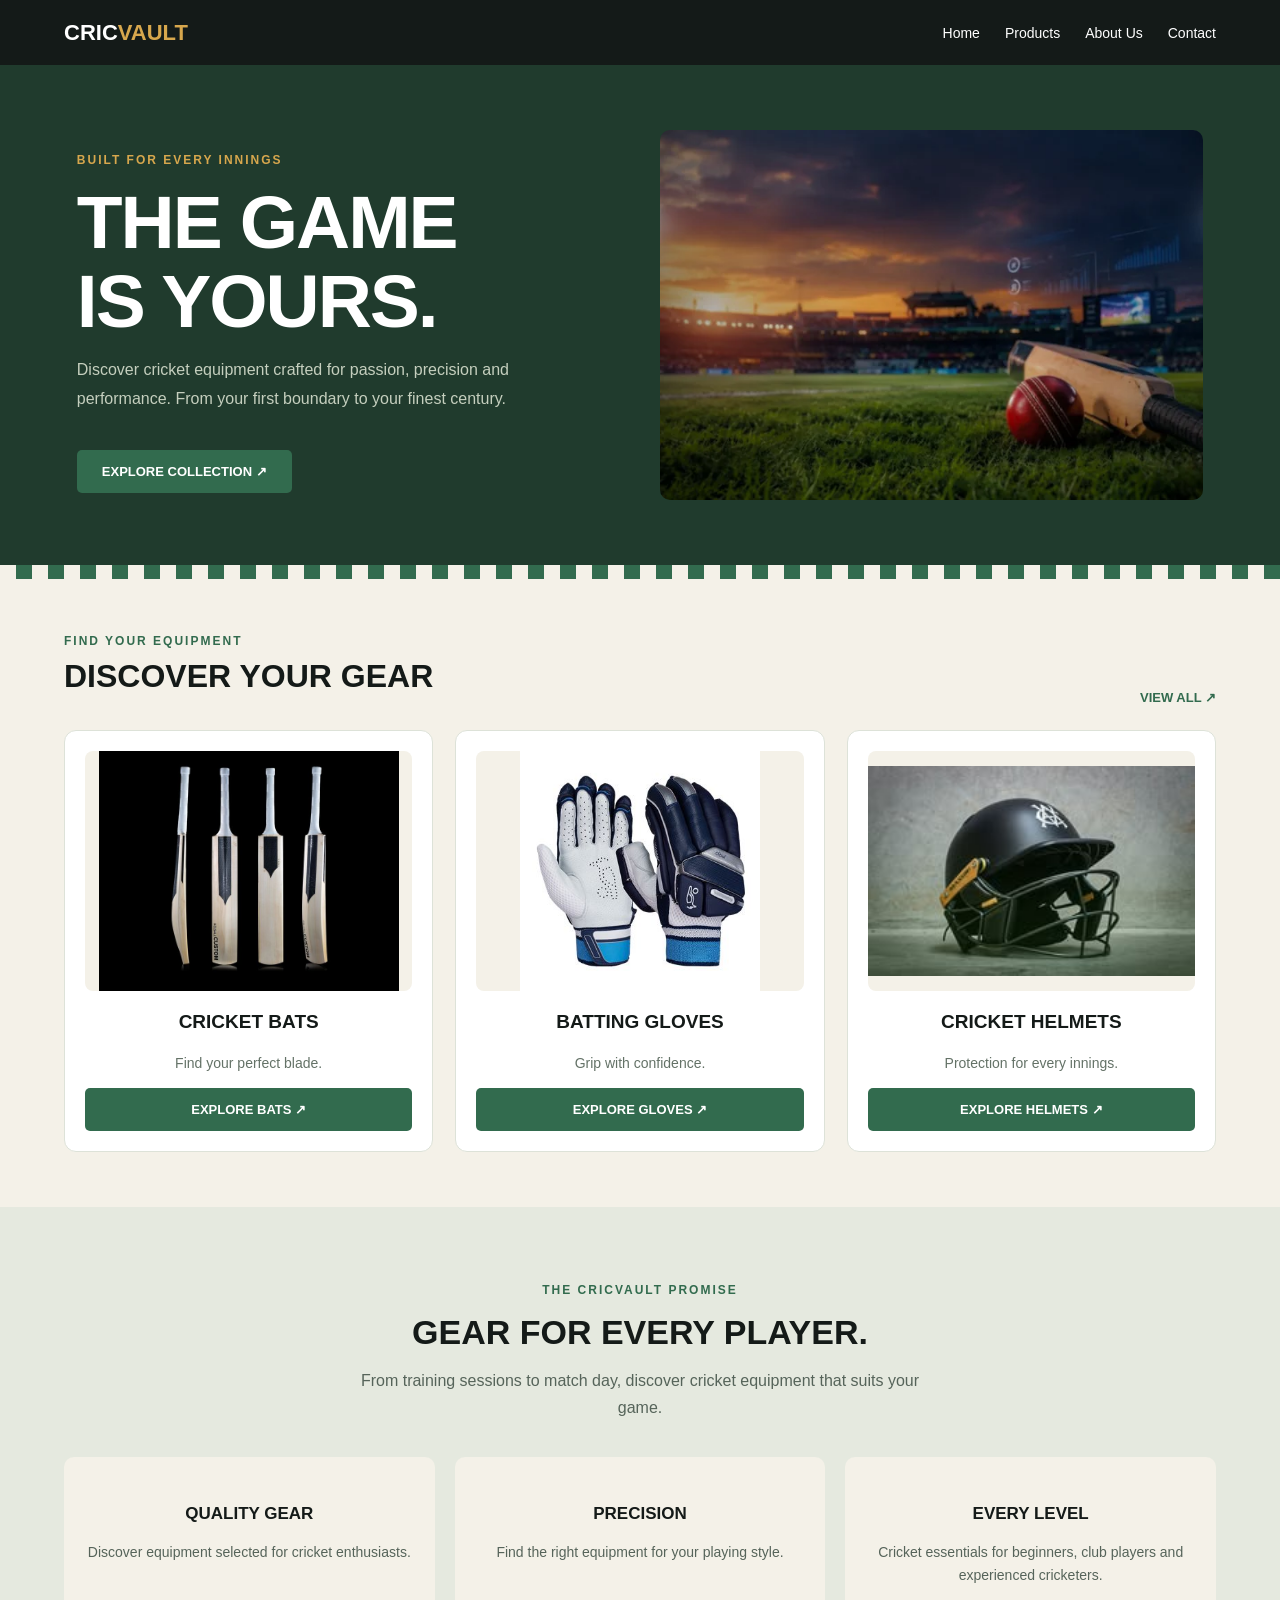
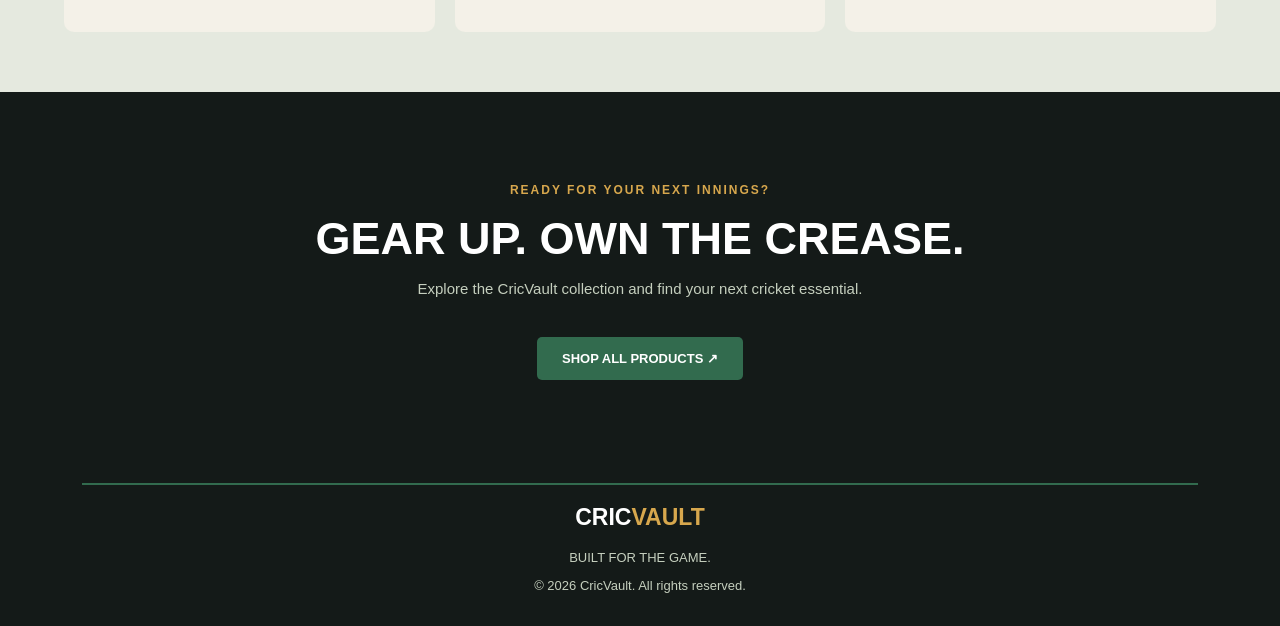
<file: index.html>
<html>

<head>

    <meta name="viewport"
          content="width=device-width, initial-scale=1.0">

    <title>CricVault</title>
    <link rel="stylesheet" href="index.css">
</head>

<body>

    <header>
        <h1>
            <a href="index.html">
                CRIC<span>VAULT</span>
            </a>
        </h1>

        <p>
            <a href="index.html">Home</a>
            <a href="products.html">Products</a>
            <a href="about_us.html">About Us</a>
            <a href="contact_us.html">Contact</a>
        </p>
    </header>

    <!-- HERO SECTION -->

    <section id="hero">

        <div class="hero-text">
            <h4>BUILT FOR EVERY INNINGS</h4>

            <h1>THE GAME<br>IS YOURS.</h1>

            <p>
                Discover cricket equipment crafted
                for passion, precision and performance.
                From your first boundary to your finest century.
            </p>

            <a href="products.html" class="btn">
                EXPLORE COLLECTION ↗
            </a>
        </div>

        <div class="hero-image">
            <img src="bg1.png"
                 alt="Premium cricket equipment">
        </div>

    </section>

    <!-- CHECKERBOARD STRIP -->

    <div class="checker"></div>

    <!-- SHOP BY CATEGORY -->

    <section class="categories">

        <div class="section-heading">
            <div>
                <h4>FIND YOUR EQUIPMENT</h4>
                <h2>DISCOVER YOUR GEAR</h2>
            </div>

            <a href="products.html">VIEW ALL ↗</a>
        </div>

        <div class="Products">

            <div class="product-card">
                <img src="bat1.png"
                     alt="Cricket Bats">

                <h3>CRICKET BATS</h3>

                <p>
                    Find your perfect blade.
                </p>

                <a href="products.html" class="btn">
                    EXPLORE BATS ↗
                </a>
            </div>

            <div class="product-card">
                <img src="gloves.jpg"
                     alt="Batting Gloves">

                <h3>BATTING GLOVES</h3>

                <p>
                    Grip with confidence.
                </p>

                <a href="products.html" class="btn">
                    EXPLORE GLOVES ↗
                </a>
            </div>

            <div class="product-card">
                <img src="helmet1.png"
                     alt="Cricket Helmets">

                <h3>CRICKET HELMETS</h3>

                <p>
                    Protection for every innings.
                </p>

                <a href="products.html" class="btn">
                    EXPLORE HELMETS ↗
                </a>
            </div>

        </div>

    </section>

    <!-- WHY CRICVAULT -->

    <section class="why-us">

        <h4>THE CRICVAULT PROMISE</h4>

        <h2>GEAR FOR EVERY PLAYER.</h2>

        <p>
            From training sessions to match day,
            discover cricket equipment that suits your game.
        </p>

        <div class="features">

            <div class="feature-card">
                <h3>QUALITY GEAR</h3>
                <p>
                    Discover equipment selected
                    for cricket enthusiasts.
                </p>
            </div>

            <div class="feature-card">
                <h3>PRECISION</h3>
                <p>
                    Find the right equipment
                    for your playing style.
                </p>
            </div>

            <div class="feature-card">
                <h3>EVERY LEVEL</h3>
                <p>
                    Cricket essentials for beginners,
                    club players and experienced cricketers.
                </p>
            </div>

        </div>

    </section>

    <!-- SHOP NOW SECTION -->

    <section class="shop-now">

        <h4>READY FOR YOUR NEXT INNINGS?</h4>

        <h2>GEAR UP. OWN THE CREASE.</h2>

        <p>
            Explore the CricVault collection and
            find your next cricket essential.
        </p>

        <a href="products.html" class="btn">
            SHOP ALL PRODUCTS ↗
        </a>

    </section>

    <!-- FOOTER -->

    <footer>
        <hr>

        <h2>CRIC<span>VAULT</span></h2>

        <p>BUILT FOR THE GAME.</p>

        <p>
            © 2026 CricVault. All rights reserved.
        </p>
    </footer>

</body>
</html>
</file>
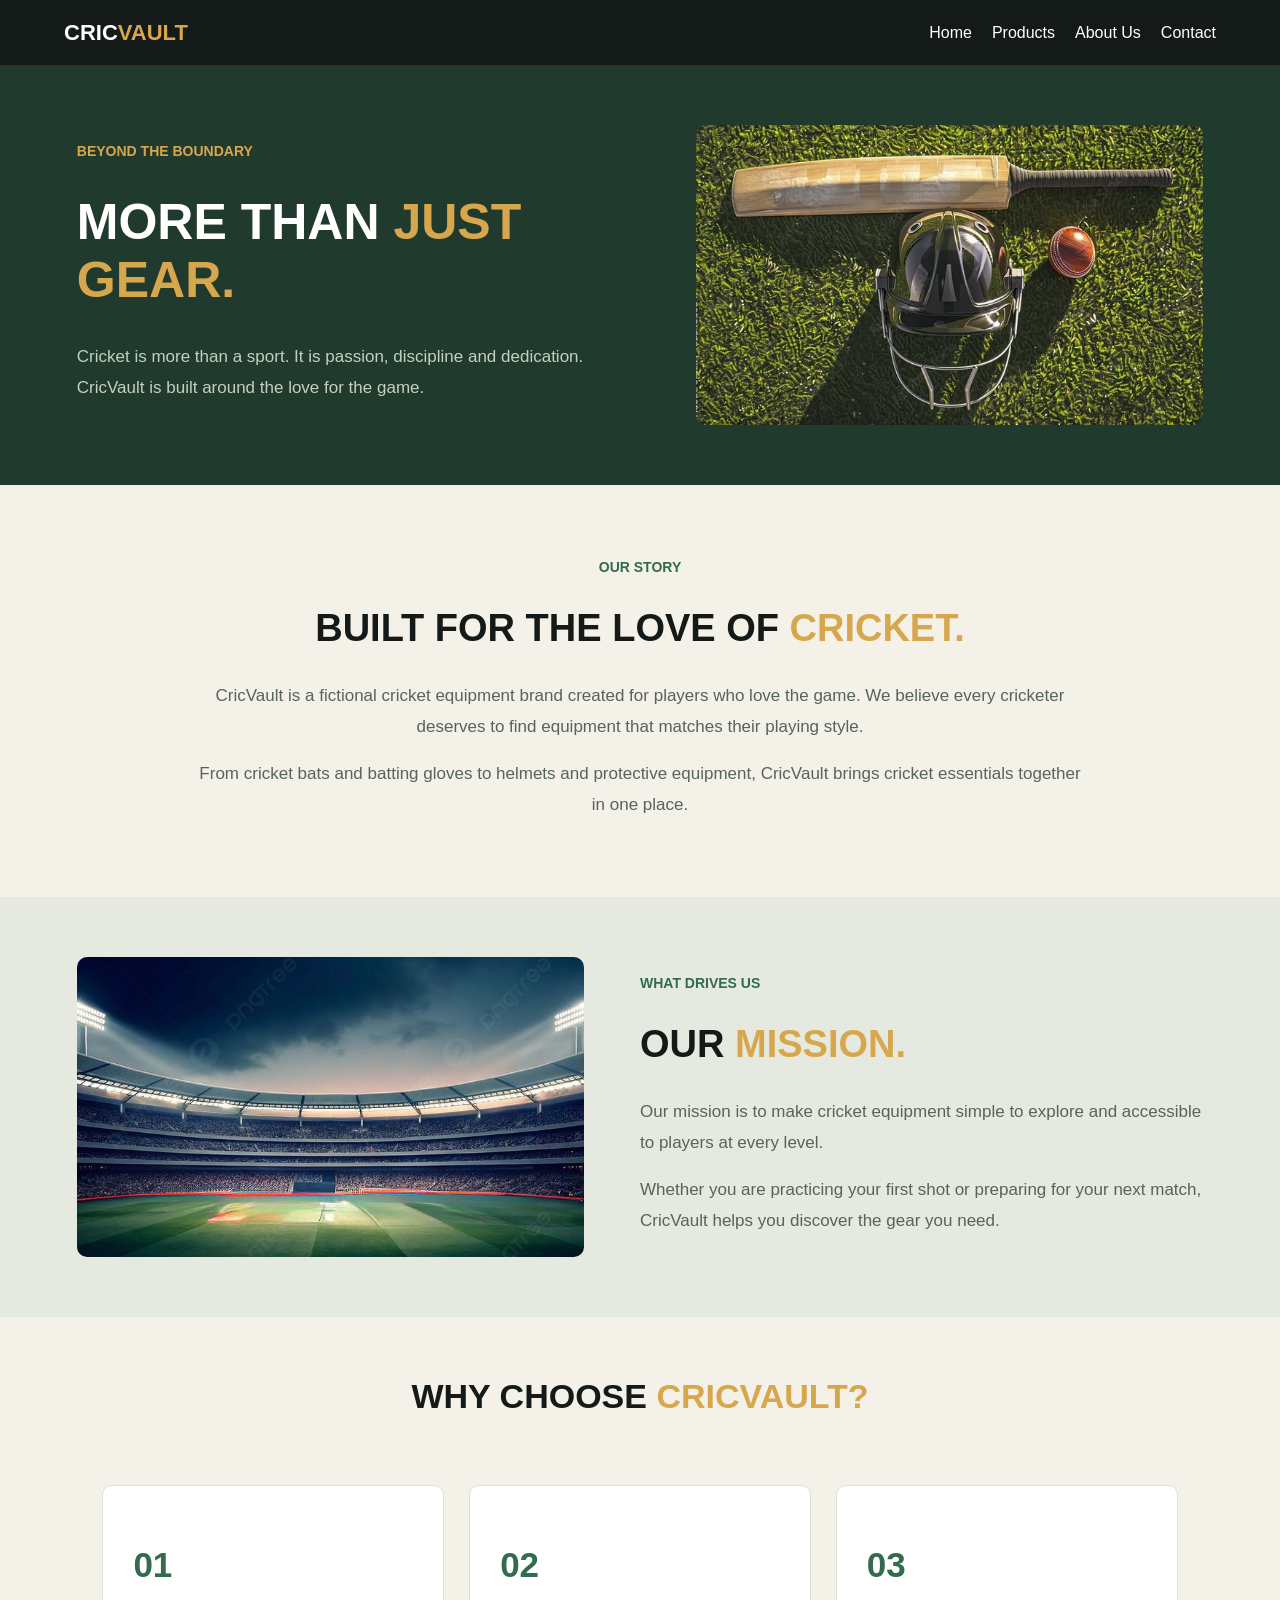
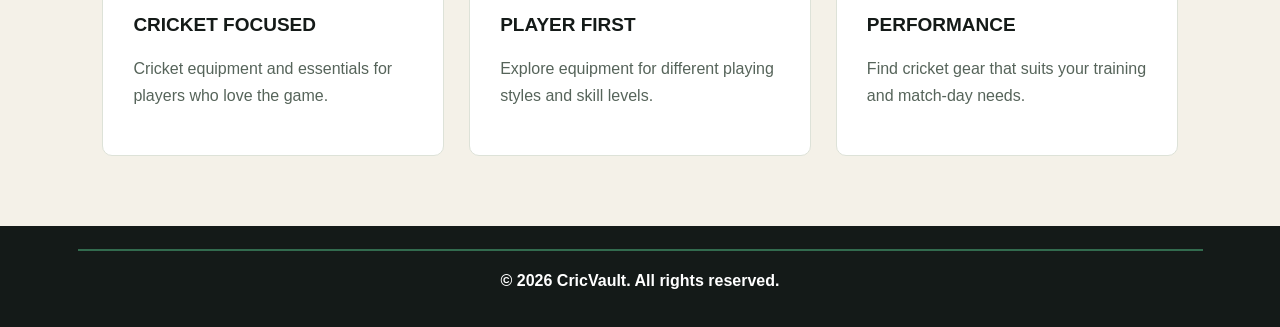
<file: about_us.html>
<html>
    <head>
        <title>About Us </title>
        <meta name="viewport" content="width=device-width, initial-scale=1.0">
        <link rel="stylesheet" href="about.css">
    </head>

    <body>

        <header>
            <h1><a href="index.html">CRIC<span>VAULT</span></a></h1>

            <p>
                <a href="index.html">Home</a>
                <a href="products.html">Products</a>
                <a href="about_us.html">About Us</a>
                <a href="contact_us.html">Contact</a>
            </p>
        </header>

        <div id="hero">

            <div id="hero-text">
                <h3>BEYOND THE BOUNDARY</h3>
                <h1>MORE THAN <span>JUST GEAR.</span></h1>

                <p>
                    Cricket is more than a sport.
                    It is passion, discipline and dedication.
                    CricVault is built around the love for the game.
                </p>
            </div>

            <img src="about3.png" alt="Cricket">

        </div>

        <div class="about-text">

            <h3>OUR STORY</h3>
            <h2>BUILT FOR THE LOVE OF <span>CRICKET.</span></h2>

            <p>
                CricVault is a fictional cricket equipment brand
                created for players who love the game.
                We believe every cricketer deserves to find
                equipment that matches their playing style.
            </p>

            <p>
                From cricket bats and batting gloves to helmets
                and protective equipment, CricVault brings
                cricket essentials together in one place.
            </p>

        </div>

        <div id="mission">

            <img src="about4.png" alt="Cricket Equipment">

            <div id="mission-text">
                <h3>WHAT DRIVES US</h3>
                <h2>OUR <span>MISSION.</span></h2>

                <p>
                    Our mission is to make cricket equipment
                    simple to explore and accessible to
                    players at every level.
                </p>

                <p>
                    Whether you are practicing your first shot
                    or preparing for your next match,
                    CricVault helps you discover the gear
                    you need.
                </p>
            </div>

        </div>

        <h2 id="h">WHY CHOOSE <span>CRICVAULT?</span></h2>

        <div class="choose">

            <div class="feature">
                <h2>01</h2>
                <h3>CRICKET FOCUSED</h3>
                <p>
                    Cricket equipment and essentials
                    for players who love the game.
                </p>
            </div>

            <div class="feature">
                <h2>02</h2>
                <h3>PLAYER FIRST</h3>
                <p>
                    Explore equipment for different
                    playing styles and skill levels.
                </p>
            </div>

            <div class="feature">
                <h2>03</h2>
                <h3>PERFORMANCE</h3>
                <p>
                    Find cricket gear that suits
                    your training and match-day needs.
                </p>
            </div>

        </div>

        <footer>
            <hr>
            <h4>© 2026 CricVault. All rights reserved.</h4>
        </footer>

    </body>
</html>
</file>
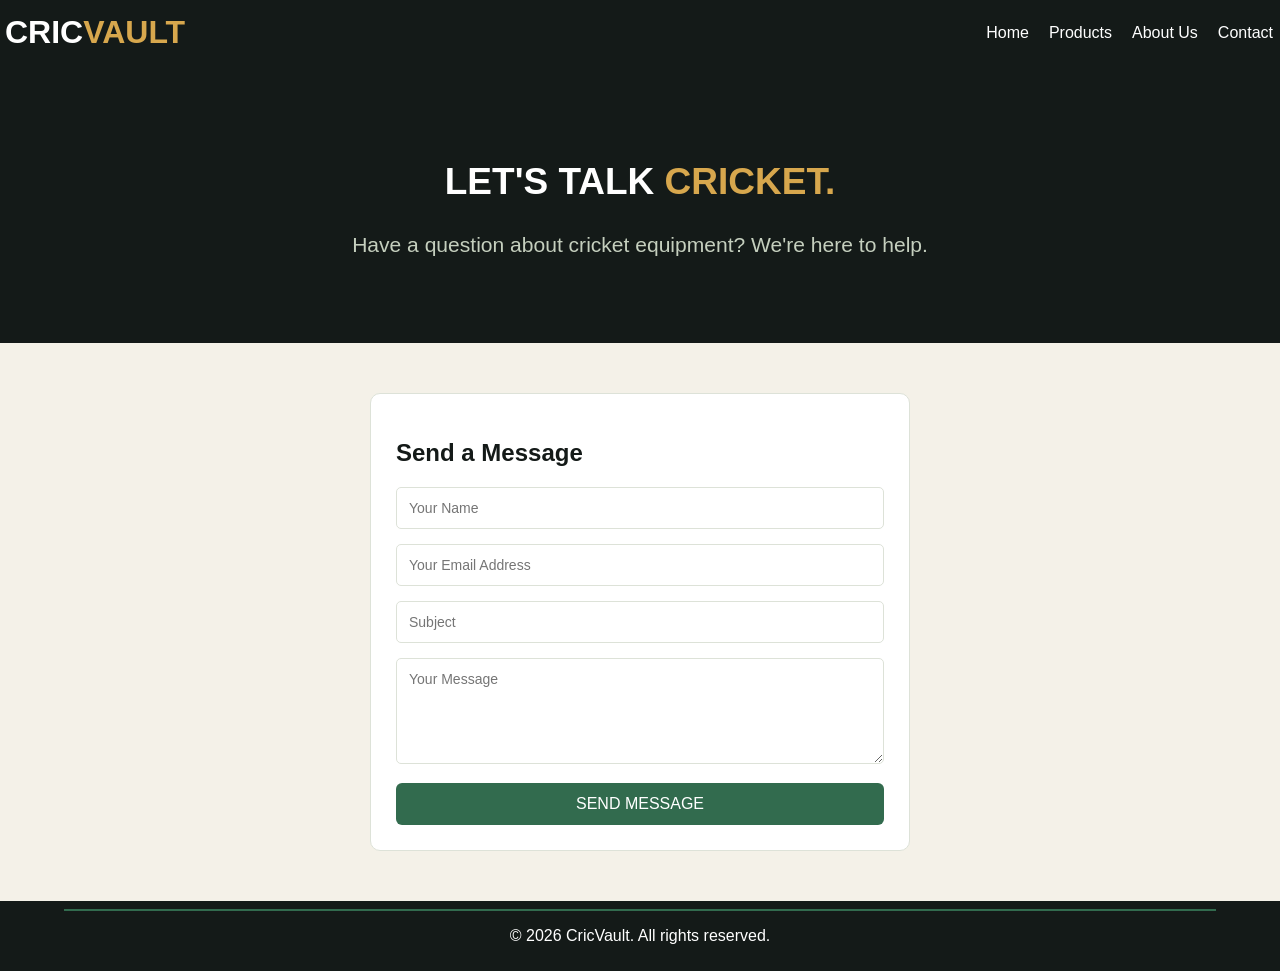
<file: contact_us.html>
<!DOCTYPE html>
<html lang="en">

<head>
    <meta charset="UTF-8">
    <title>Contact Us </title>
    <meta name="viewport"
          content="width=device-width, initial-scale=1.0">
    <link rel="stylesheet" href="contact_us.css">
</head>

<body>

    <header>
        <h1>
            <a href="index.html">
                CRIC<span>VAULT</span>
            </a>
        </h1>

        <p>
            <a href="index.html">Home</a>
            <a href="products.html">Products</a>
            <a href="about_us.html">About Us</a>
            <a href="contact_us.html">Contact</a>
        </p>
    </header>

    <div id="hero">
        <h2>LET'S TALK <span>CRICKET.</span></h2>
        <h3>
            Have a question about cricket equipment?
            We're here to help.
        </h3>
    </div>

    <div class="contact-container">


        <div id="form">

            <h2>Send a Message</h2>

            <form id="contactForm">

                <input
                    type="text"
                    name="name"
                    placeholder="Your Name"
                    required
                >

                <input
                    type="email"
                    name="email"
                    placeholder="Your Email Address"
                    required
                >

                <input
                    type="text"
                    name="subject"
                    placeholder="Subject"
                    required
                >

                <textarea
                    name="message"
                    placeholder="Your Message"
                    rows="5"
                    required
                ></textarea>

                <button type="submit">
                    SEND MESSAGE
                </button>

            </form>

        </div>

    </div>

    <footer>
        <hr>
        <p>© 2026 CricVault. All rights reserved.</p>
    </footer>


</body>
</html>
</file>
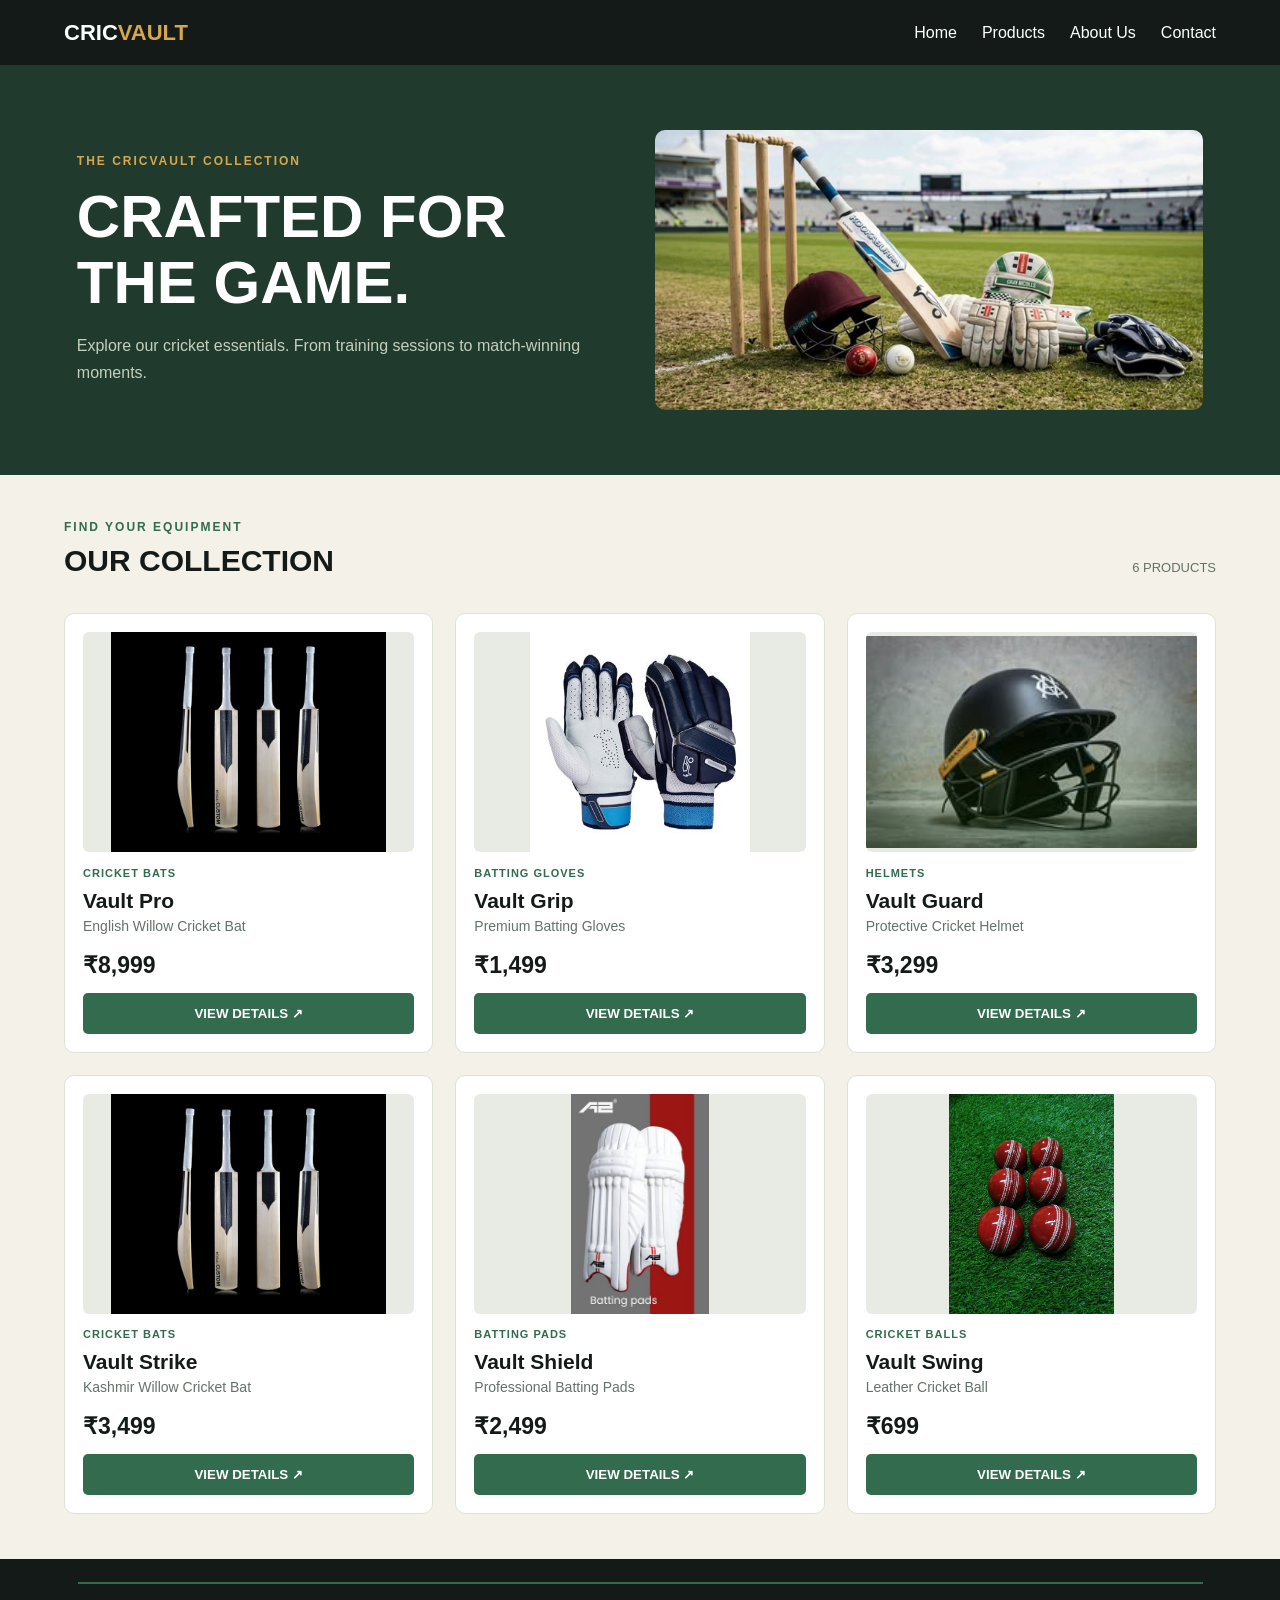
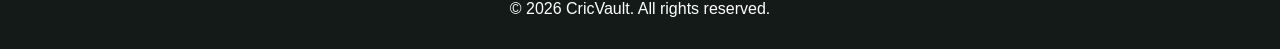
<file: products.html>
<html >
<head>

    <title>Products</title>
    <meta name="viewport"
          content="width=device-width, initial-scale=1.0">
    <link rel="stylesheet" href="products.css">
</head>

<body>

<header>
    <h1>
        <a href="index.html">CRIC<span>VAULT</span></a>
    </h1>

    <p>
        <a href="index.html">Home</a>
        <a href="products.html">Products</a>
        <a href="about_us.html">About Us</a>
        <a href="contact_us.html">Contact</a>
    </p>
</header>

<section id="hero">
    <div>
        <h4>THE CRICVAULT COLLECTION</h4>
        <h2>CRAFTED FOR THE GAME.</h2>
        <p>
            Explore our cricket essentials.
            From training sessions to match-winning moments.
        </p>
    </div>

    <img src="about2.png"
         alt="Cricket equipment collection">
</section>

<section class="collection">

    <div class="collection-heading">
        <div>
            <h4>FIND YOUR EQUIPMENT</h4>
            <h2>OUR COLLECTION</h2>
        </div>
        <p>6 PRODUCTS</p>
    </div>

    <div class="Products">

        <div class="product-card">
            <img src="bat1.png" alt="English Willow Bat">
            <h4>CRICKET BATS</h4>
            <h3>Vault Pro</h3>
            <p>English Willow Cricket Bat</p>
            <h2>₹8,999</h2>
            <button>VIEW DETAILS ↗</button>
        </div>

        <div class="product-card">
            <img src="gloves.jpg" alt="Batting Gloves">
            <h4>BATTING GLOVES</h4>
            <h3>Vault Grip</h3>
            <p>Premium Batting Gloves</p>
            <h2>₹1,499</h2>
            <button>VIEW DETAILS ↗</button>
        </div>

        <div class="product-card">
            <img src="helmet1.png" alt="Cricket Helmet">
            <h4>HELMETS</h4>
            <h3>Vault Guard</h3>
            <p>Protective Cricket Helmet</p>
            <h2>₹3,299</h2>
            <button>VIEW DETAILS ↗</button>
        </div>

        <div class="product-card">
            <img src="bat1.png" alt="Kashmir Willow Bat">
            <h4>CRICKET BATS</h4>
            <h3>Vault Strike</h3>
            <p>Kashmir Willow Cricket Bat</p>
            <h2>₹3,499</h2>
            <button>VIEW DETAILS ↗</button>
        </div>

        <div class="product-card">
            <img src="pads.jpg" alt="Batting Pads">
            <h4>BATTING PADS</h4>
            <h3>Vault Shield</h3>
            <p>Professional Batting Pads</p>
            <h2>₹2,499</h2>
            <button>VIEW DETAILS ↗</button>
        </div>

        <div class="product-card">
            <img src="ball.jpg" alt="Cricket Ball">
            <h4>CRICKET BALLS</h4>
            <h3>Vault Swing</h3>
            <p>Leather Cricket Ball</p>
            <h2>₹699</h2>
            <button>VIEW DETAILS ↗</button>
        </div>

    </div>
</section>

<footer>
    <hr>
    <p>© 2026 CricVault. All rights reserved.</p>
</footer>

</body>
</html>
</file>
<file: index.css>
* {
    box-sizing: border-box;
}

html {
    scroll-behavior: smooth;
}

body {
    margin: 0;
    padding: 0;
    min-height: 100vh;
    display: flex;
    flex-direction: column;
    font-family: Arial, Helvetica, sans-serif;
    background-color: #F4F1E8;
    color: #141A18;
}

/* HEADER */

header {
    background-color: #141A18;
    height: 65px;
    padding: 0 5%;

    display: flex;
    justify-content: space-between;
    align-items: center;

    position: sticky;
    top: 0;
    z-index: 100;
}

header h1 {
    font-size: 22px;
    font-weight: 800;
}

header a {
    color: white;
    text-decoration: none;
}

header span,
footer span {
    color: #D7A74D;
}

header p {
    display: flex;
    gap: 25px;
}

header p a {
    font-size: 14px;
}

header p a:hover {
    color: #D7A74D;
}

/* HERO */

#hero {
    background-color: #203B2D;
    color: white;

    display: grid;
    grid-template-columns: 1fr 1fr;
    align-items: center;
    gap: 40px;

    padding: 65px 6%;
    min-height: 500px;
}

.hero-text h4 {
    color: #D7A74D;
    font-size: 12px;
    letter-spacing: 2px;
}

.hero-text h1 {
    font-size: clamp(42px, 6vw, 75px);
    font-weight: 900;
    line-height: 1.05;
    margin: 15px 0;
    letter-spacing: -2px;
}

.hero-text p {
    color: #C5CFBE;
    font-size: 16px;
    line-height: 1.8;
    max-width: 450px;
}

.hero-image {
    width: 100%;
}

.hero-image img {
    width: 100%;
    height: 370px;
    object-fit: cover;
    border-radius: 10px;
    display: block;
}

/* BUTTONS */

.btn {
    display: inline-block;
    background-color: #326B4E;
    color: white;

    padding: 14px 25px;
    border-radius: 5px;

    font-size: 13px;
    font-weight: bold;
    text-decoration: none;

    margin-top: 20px;
    transition: 0.3s ease;
}

.btn:hover {
    background-color: #24543B;
    transform: translateY(-2px);
}

/* CHECKERBOARD */

.checker {
    height: 14px;

    background: conic-gradient(
        #326B4E 25%,
        #F4F1E8 0 50%,
        #326B4E 0 75%,
        #F4F1E8 0
    ) 0 0 / 32px 28px;
}

/* CATEGORY SECTION */

.categories {
    padding: 55px 5%;
}

.section-heading {
    display: flex;
    justify-content: space-between;
    align-items: end;
    gap: 15px;
    margin-bottom: 25px;
}

.section-heading h4 {
    color: #326B4E;
    font-size: 12px;
    letter-spacing: 2px;
    margin: 0;
}

.section-heading h2 {
    font-size: 32px;
    margin: 10px 0;
}

.section-heading a {
    color: #326B4E;
    text-decoration: none;
    font-weight: bold;
    font-size: 13px;
}

/* PRODUCT CARDS */

.Products {
    display: grid;
    grid-template-columns: repeat(3, 1fr);
    gap: 22px;
}

.product-card {
    background-color: white;
    border: 1px solid #DDE2D8;
    border-radius: 12px;

    padding: 20px;
    text-align: center;

    display: flex;
    flex-direction: column;
    align-items: center;

    transition: 0.3s ease;
}

.product-card:hover {
    transform: translateY(-5px);
    box-shadow: 0 10px 25px rgba(20, 26, 24, 0.12);
}

.product-card img {
    width: 100%;
    height: 240px;
    object-fit: contain;

    background-color: #F4F1E8;
    border-radius: 8px;
}

.product-card h3 {
    color: #141A18;
    font-size: 19px;
    margin: 20px 0 5px;
}

.product-card p {
    color: #647267;
    font-size: 14px;
    line-height: 1.6;
}

.product-card .btn {
    margin-top: auto;
    width: 100%;
}

/* WHY CRICVAULT */

.why-us {
    background-color: #E5E9DF;
    padding: 60px 5%;
    text-align: center;
}

.why-us h4 {
    color: #326B4E;
    font-size: 12px;
    letter-spacing: 2px;
}

.why-us h2 {
    font-size: 34px;
    margin: 15px 0;
}

.why-us > p {
    color: #56645A;
    max-width: 600px;
    margin: 0 auto 35px;
    line-height: 1.7;
}

.features {
    display: grid;
    grid-template-columns: repeat(3, 1fr);
    gap: 20px;
}

.feature-card {
    background-color: #F4F1E8;
    padding: 30px 20px;
    border-radius: 10px;
}

.feature-card h3 {
    font-size: 17px;
    color: #141A18;
}

.feature-card p {
    color: #56645A;
    font-size: 14px;
    line-height: 1.7;
}

/* SHOP NOW */

.shop-now {
    background-color: #141A18;
    color: white;
    text-align: center;
    padding: 75px 20px;
}

.shop-now h4 {
    color: #D7A74D;
    font-size: 12px;
    letter-spacing: 2px;
}

.shop-now h2 {
    font-size: clamp(28px, 4vw, 45px);
    margin: 15px 0;
}

.shop-now p {
    color: #C5CFBE;
    font-size: 15px;
}

.shop-now .btn {
    margin-top: 25px;
}

/* FOOTER */

footer {
    background-color: #141A18;
    color: white;
    text-align: center;
    padding: 20px;
    margin-top: auto;
}

footer hr {
    border: none;
    background-color: #326B4E;
    height: 2px;
    width: 90%;
}

footer h2 {
    font-size: 23px;
}

footer p {
    color: #C5CFBE;
    font-size: 13px;
}

/* TABLET */

@media (max-width: 768px) {

    header {
        height: auto;
        flex-direction: column;
        padding: 12px;
    }

    header h1 {
        font-size: 25px;
        margin: 10px 0;
    }

    header p {
        flex-wrap: wrap;
        justify-content: center;
        gap: 15px;
    }

    #hero {
        grid-template-columns: 1fr;
        padding: 45px 5%;
        gap: 25px;
    }

    .hero-text h1 {
        font-size: 45px;
    }

    .hero-image img {
        height: 300px;
    }

    .Products {
        grid-template-columns: repeat(2, 1fr);
    }

    .features {
        grid-template-columns: 1fr;
    }
}

/* MOBILE */

@media (max-width: 480px) {

    .hero-text h1 {
        font-size: 38px;
    }

    .hero-image img {
        height: 220px;
    }

    .Products {
        grid-template-columns: 1fr;
    }

    .section-heading h2 {
        font-size: 24px;
    }

    .why-us h2 {
        font-size: 27px;
    }

    .categories {
        padding: 35px 5%;
    }
}
</file>
<file: about.css>
body {

    color: #141A18;
    background-color: #F4F1E8;
    margin: 0;
    padding: 0;
    display: flex;
    flex-direction: column;
    min-height: 100vh;
    font-family: Arial, sans-serif;

}

header {

    padding-right: 5%;
    padding-left: 5%;
    margin: 0;
    position: sticky;
    background-color: #141A18;
    top: 0;
    z-index: 100;

    display: flex;
    justify-content: space-between;
    align-items: center;
    height: 65px;

}

header h1 {

    font-size: 22px;

}

header a {

    color: white;
    text-decoration: none;

}

header p {

    display: flex;
    gap: 20px;

}

span {

    color: #D7A74D;

}

/* HERO */

#hero {

    display: flex;
    justify-content: space-between;
    align-items: center;
    gap: 40px;

    background-color: #203B2D;
    color: white;
    padding: 60px 6%;

}

#hero-text {

    width: 50%;

}

#hero-text h3 {

    color: #D7A74D;
    font-size: 14px;

}

#hero-text h1 {

    font-size: 50px;

}

#hero-text p {

    font-size: 17px;
    line-height: 1.8;
    color: #C5CFBE;

}

#hero img {

    width: 45%;
    height: 300px;
    object-fit: cover;
    border-radius: 10px;

}

/* ABOUT TEXT */

.about-text {

    text-align: center;
    padding: 60px 15%;

}

.about-text h3 {

    color: #326B4E;
    font-size: 14px;

}

.about-text h2 {

    font-size: 38px;

}

.about-text p {

    color: #56645A;
    font-size: 17px;
    line-height: 1.8;

}

/* MISSION */

#mission {

    display: flex;
    justify-content: space-between;
    align-items: center;
    gap: 40px;

    background-color: #E5E9DF;
    padding: 60px 6%;

}

#mission img {

    width: 45%;
    height: 300px;
    object-fit: cover;
    border-radius: 10px;

}

#mission-text {

    width: 50%;

}

#mission-text h3 {

    color: #326B4E;
    font-size: 14px;

}

#mission-text h2 {

    font-size: 38px;

}

#mission-text p {

    font-size: 17px;
    line-height: 1.8;
    color: #56645A;

}

/* WHY CHOOSE US */

#h {

    text-align: center;
    font-size: 34px;
    margin-top: 60px;

}

.choose {

    display: grid;
    grid-template-columns: repeat(3, 1fr);
    gap: 25px;
    padding: 40px 8% 70px;

}

.feature {

    background-color: white;
    border: 1px solid #DDE2D8;
    border-radius: 10px;
    padding: 30px;

}

.feature h2 {

    color: #326B4E;
    font-size: 35px;

}

.feature h3 {

    font-size: 19px;

}

.feature p {

    color: #56645A;
    line-height: 1.7;

}

/* FOOTER */

footer {

    text-align: center;
    color: white;
    background-color: #141A18;
    padding: 15px;
    margin-top: auto;

}

footer hr {

    border: none;
    background-color: #326B4E;
    height: 2px;
    width: 90%;

}

/* TABLET */

@media (max-width: 768px) {

    #hero {

        flex-direction: column;
        text-align: center;

    }

    #hero-text {

        width: 100%;

    }

    #hero img {

        width: 100%;
        height: 250px;

    }

    #mission {

        flex-direction: column;

    }

    #mission img {

        width: 100%;
        height: 250px;

    }

    #mission-text {

        width: 100%;

    }

    .choose {

        grid-template-columns: 1fr;
        gap: 20px;

    }

    .about-text {

        padding: 40px 8%;

    }

}

/* MOBILE */

@media (max-width: 480px) {

    header {

        height: auto;
        flex-direction: column;
        padding: 10px;

    }

    header p {

        flex-wrap: wrap;
        justify-content: center;
        gap: 12px;

    }

    #hero {

        padding: 35px 5%;

    }

    #hero-text h1 {

        font-size: 35px;

    }

    #hero img {

        height: 200px;

    }

    .about-text h2 {

        font-size: 28px;

    }

    #mission {

        padding: 35px 5%;

    }

    #mission-text h2 {

        font-size: 30px;

    }

    #h {

        font-size: 27px;

    }

    .choose {

        padding: 20px;

    }

}

html {

    scroll-behavior: smooth;

}
</file>
<file: contact_us.css>
header {
    padding-right: 7px;
    padding-left: 5px;

    margin: 0;
    position: sticky;
    background-color: #141A18;
    top: 0;
    z-index: 100;

    display: flex;
    justify-content: space-between;
    align-items: center;

    height: 65px;
}

header h1 {
    color: white;
}

header a {
    gap: 35px;
    color: white;
    text-decoration: none;
}

header p {
    display: flex;
    gap: 20px;
}

body {
    background-color: #F4F1E8;
    color: #141A18;
    margin: 0;
    padding: 0;

    display: flex;
    flex-direction: column;
    min-height: 100vh;

    font-family: Arial, Helvetica, sans-serif;
}

footer {
    margin-top: auto;
    text-align: center;
    padding-bottom: 10px;
    color: white;
    background-color: #141A18;
}

.contact-container {
    display: flex;
    justify-content: space-evenly;
    gap: 25px;
    padding: 50px 30px;
}

#form, #contacts {
    width: 40%;
    padding: 25px;
    background-color: white;
    color: #141A18;

    border: 1px solid #DDE2D8;
    border-radius: 10px;
}

#form input,
#form textarea {
    width: 100%;
    padding: 12px;
    margin-bottom: 15px;
    box-sizing: border-box;

    border: 1px solid #DDE2D8;
    border-radius: 5px;
    font-size: 14px;
    font-family: Arial, sans-serif;
}

#form textarea {
    resize: vertical;
}

#hero {
    text-align: center;
    margin-top: 0;
    padding: 65px 20px;
    font-size: large;
    background-color: #141A18;
    color: white;
}

#hero h3 {
    color: #C5CFBE;
    font-weight: normal;
}

#form button {
    background-color: #326B4E;
    color: white;
    padding: 12px 25px;
    border: none;
    border-radius: 6px;

    width: 100%;
    height: auto;
    font-size: 16px;
    cursor: pointer;
}

#form button:hover {
    background-color: #24543B;
}

footer hr {
    border: none;
    background-color: #326B4E;
    height: 2px;
    width: 90%;
}

#hero h2 {
    font-size: 37px;
}

#heading {
    font-size: 30px;
    color: #326B4E;
}

.contact-container h2 {
    color: #141A18;
}

#head {
    color: #326B4E;
    font-weight: bold;
}

span {
    color: #D7A74D;
}

@media (max-width: 768px) {

    header {
        flex-direction: column;
        justify-content: center;
        height: auto;
        padding: 12px;
        box-sizing: border-box;
    }

    header h1 {
        font-size: 25px;
    }

    header p {
        justify-content: center;
        flex-wrap: wrap;
        gap: 15px;
    }

    .contact-container {
        flex-direction: column;
        align-items: center;
        padding: 20px 15px;
        gap: 20px;
    }

    #form, #contacts {
        width: 100%;
        box-sizing: border-box;
    }

    #hero {
        padding: 45px 15px;
    }
}

html {
    scroll-behavior: smooth;
}
</file>
<file: products.css>
* {
    box-sizing: border-box;
}

html {
    scroll-behavior: smooth;
}

body {
    margin: 0;
    min-height: 100vh;
    display: flex;
    flex-direction: column;
    font-family: Arial, sans-serif;
    background-color: #F4F1E8;
    color: #141A18;
}

header {
    background: #141A18;
    height: 65px;
    padding: 0 5%;
    position: sticky;
    top: 0;
    z-index: 100;
    display: flex;
    justify-content: space-between;
    align-items: center;
}

header h1 {
    font-size: 22px;
}

header a {
    color: white;
    text-decoration: none;
}

header span {
    color: #D7A74D;
}

header p {
    display: flex;
    gap: 25px;
}

#hero {
    display: grid;
    grid-template-columns: 1fr 1fr;
    align-items: center;
    gap: 30px;
    padding: 65px 6%;
    background: #203B2D;
    color: white;
}

#hero h4,
.collection-heading h4 {
    color: #D7A74D;
    font-size: 12px;
    letter-spacing: 2px;
}

#hero h2 {
    font-size: clamp(35px, 5vw, 60px);
    line-height: 1.1;
    margin: 15px 0;
}

#hero p {
    line-height: 1.7;
    color: #C5CFBE;
}

#hero img {
    width: 100%;
    height: 280px;
    object-fit: cover;
    border-radius: 10px;
}

.collection {
    padding: 45px 5%;
}

.collection-heading {
    display: flex;
    align-items: end;
    justify-content: space-between;
    margin-bottom: 25px;
}

.collection-heading h4 {
    color: #326B4E;
    margin: 0;
}

.collection-heading h2 {
    font-size: 30px;
    margin: 10px 0;
}

.collection-heading p {
    color: #647267;
    font-size: 13px;
}

.Products {
    display: grid;
    grid-template-columns: repeat(3, 1fr);
    gap: 22px;
}

.product-card {
    display: flex;
    flex-direction: column;
    background: white;
    border: 1px solid #DDE2D8;
    border-radius: 10px;
    overflow: hidden;
    padding: 18px;
}

.product-card img {
    width: 100%;
    height: 220px;
    object-fit: contain;
    background: #E8EBE4;
    border-radius: 6px;
}

.product-card h4 {
    font-size: 11px;
    letter-spacing: 1px;
    color: #326B4E;
    margin-bottom: 0;
}

.product-card h3 {
    font-size: 21px;
    margin: 10px 0 5px;
}

.product-card p {
    font-size: 14px;
    color: #647267;
    margin: 0;
}

.product-card h2 {
    font-size: 23px;
    margin: 18px 0 14px;
}

.product-card button {
    margin-top: auto;
    background: #326B4E;
    color: white;
    padding: 13px;
    border: none;
    border-radius: 5px;
    font-weight: bold;
    cursor: pointer;
}

.product-card button:hover {
    background: #24543B;
}

footer {
    margin-top: auto;
    background: #141A18;
    color: white;
    text-align: center;
    padding: 15px;
}

footer hr {
    background: #326B4E;
    border: none;
    height: 2px;
    width: 90%;
}

@media (max-width: 768px) {
    header {
        height: auto;
        flex-direction: column;
        padding: 12px;
    }

    header p {
        flex-wrap: wrap;
        justify-content: center;
        gap: 15px;
    }

    #hero {
        grid-template-columns: 1fr;
        padding: 40px 5%;
    }

    #hero img {
        height: 230px;
    }

    .Products {
        grid-template-columns: repeat(2, 1fr);
    }
}

@media (max-width: 480px) {
    .Products {
        grid-template-columns: 1fr;
    }

    .collection-heading h2 {
        font-size: 24px;
    }
}
</file>
